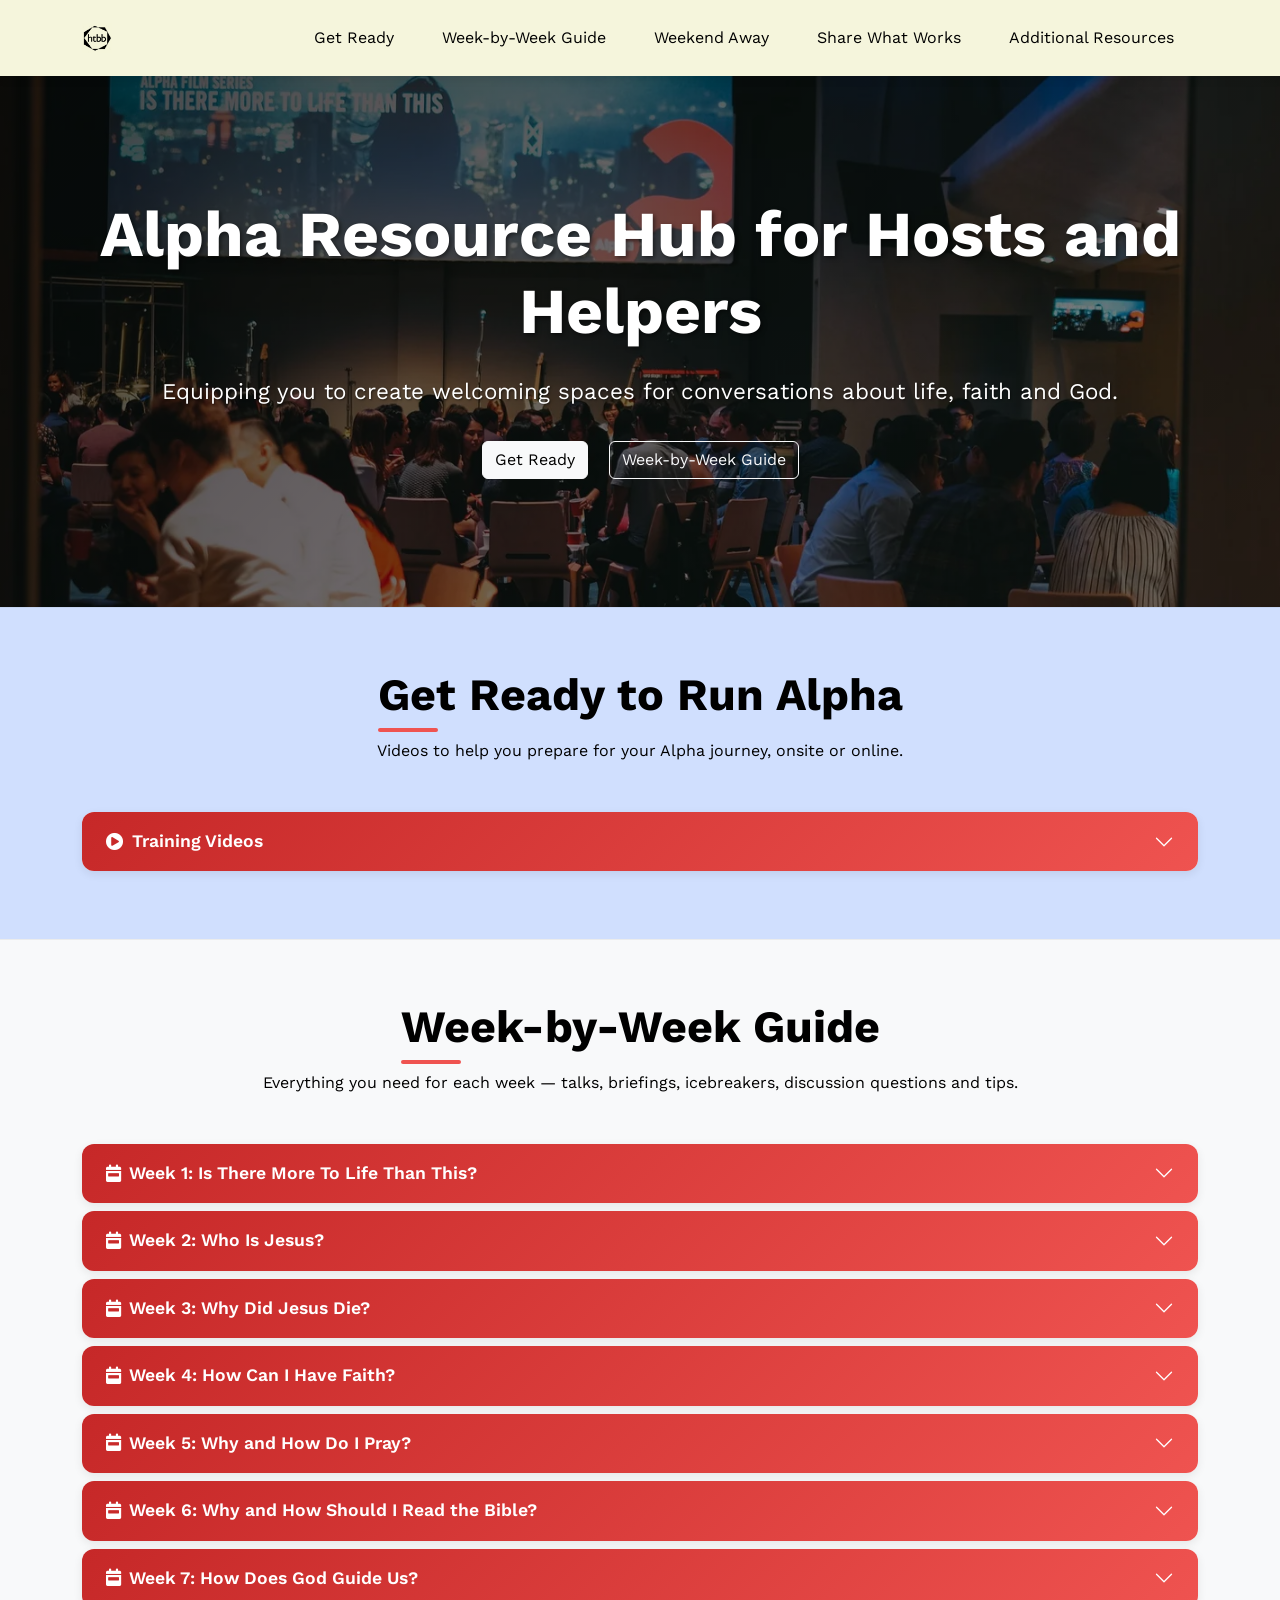
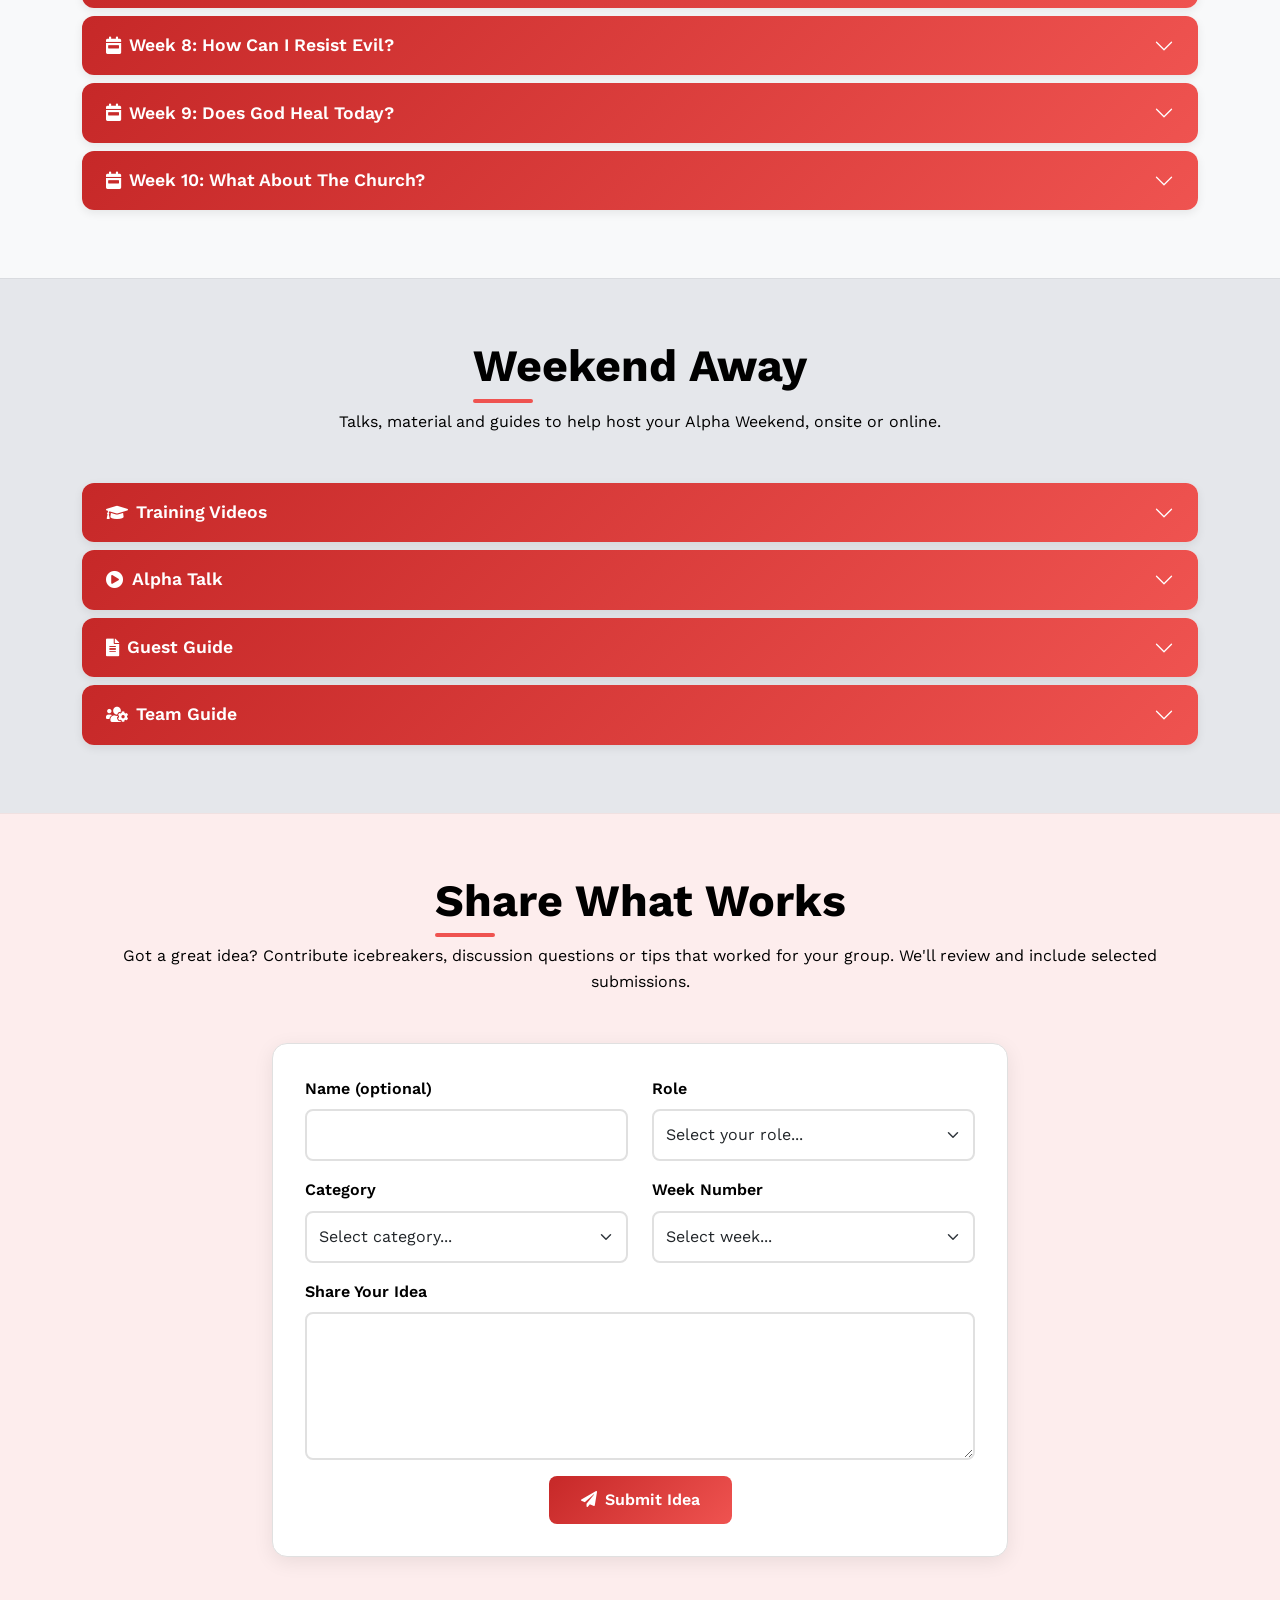
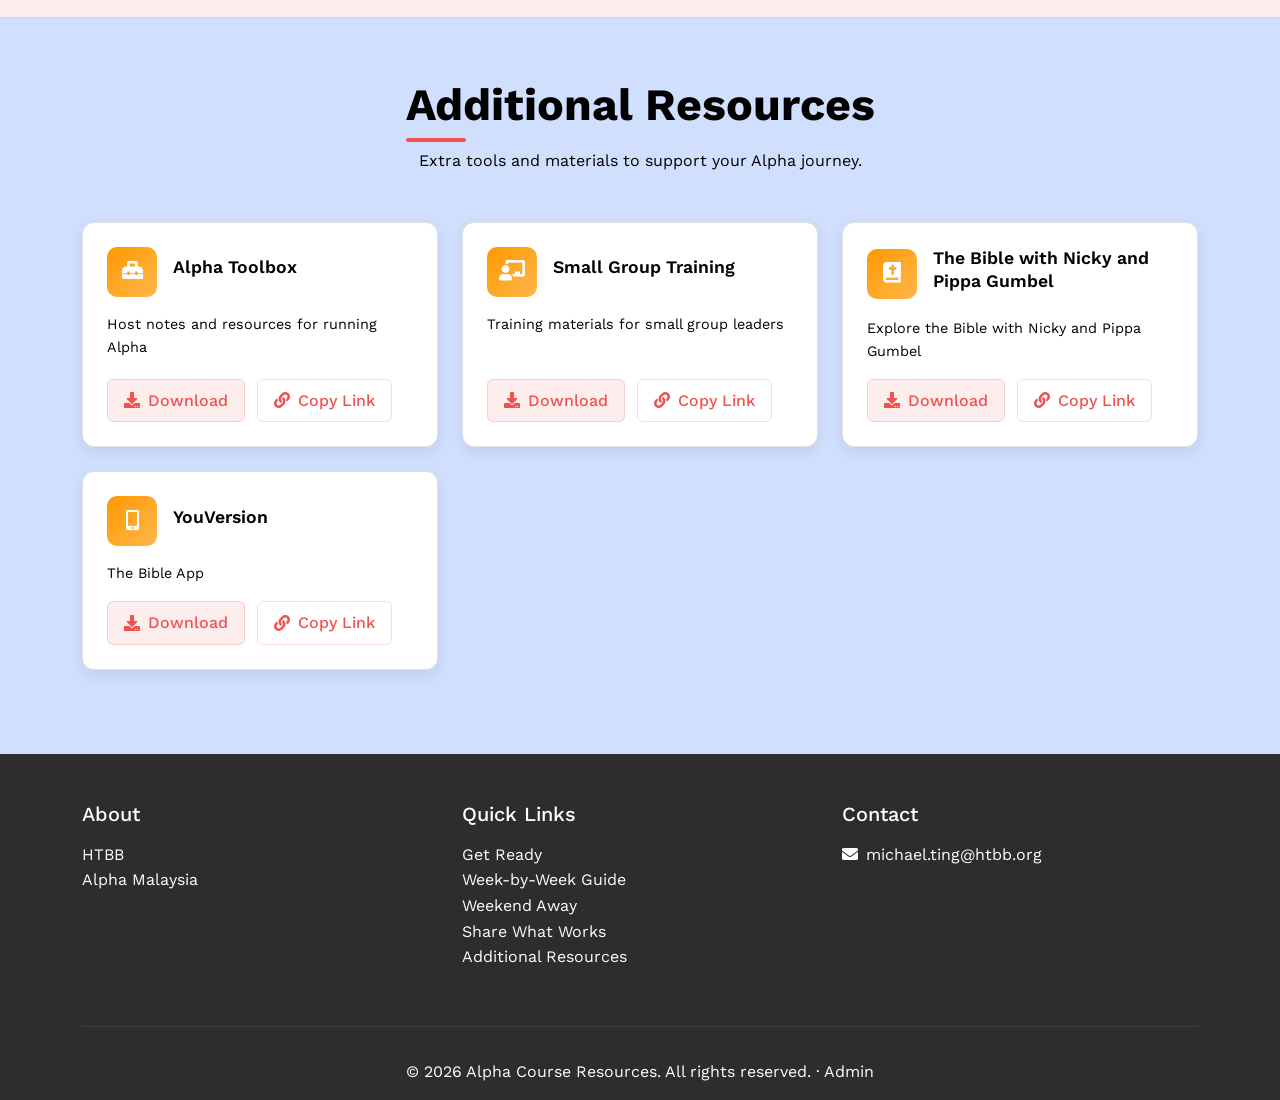
<file: index.html>
<!DOCTYPE html>
<html lang="en">
   <head>
      <meta charset="UTF-8">
      <meta name="viewport" content="width=device-width, initial-scale=1.0, maximum-scale=1.0, user-scalable=no">
      <title>Alpha Resource Hub for Hosts and Helpers</title>
      <meta name="description" content="Equipping Alpha course hosts and helpers with training videos, week-by-week guides, weekend-away resources and more — for warm, welcoming conversations about life, faith and God.">
      <link rel="canonical" href="https://andrewung2009.github.io/alphafilmseries/">
      <meta name="theme-color" content="#c62828">
      <!-- Open Graph -->
      <meta property="og:type" content="website">
      <meta property="og:site_name" content="Alpha Resource Hub">
      <meta property="og:title" content="Alpha Resource Hub for Hosts and Helpers">
      <meta property="og:description" content="Training videos, week-by-week guides, weekend-away resources and more for Alpha hosts and helpers.">
      <meta property="og:image" content="https://andrewung2009.github.io/alphafilmseries/assets/images/alphahtbb.jpg">
      <meta property="og:url" content="https://andrewung2009.github.io/alphafilmseries/">
      <!-- Twitter -->
      <meta name="twitter:card" content="summary_large_image">
      <meta name="twitter:title" content="Alpha Resource Hub for Hosts and Helpers">
      <meta name="twitter:description" content="Training videos, week-by-week guides, weekend-away resources and more for Alpha hosts and helpers.">
      <meta name="twitter:image" content="https://andrewung2009.github.io/alphafilmseries/assets/images/alphahtbb.jpg">
      <link rel="icon" type="image/jpeg" href="assets/images/alphalogo.jpg">
      <!-- JavaScript -->
      <script src="https://cdn.jsdelivr.net/npm/bootstrap@5.3.0/dist/js/bootstrap.bundle.min.js"></script>
      <!-- CSS Styles -->
      <link href="https://cdn.jsdelivr.net/npm/bootstrap@5.3.0/dist/css/bootstrap.min.css" rel="stylesheet">
      <link rel="stylesheet" href="https://use.fontawesome.com/releases/v5.15.4/css/all.css" integrity="sha384-DyZ88mC6Up2uqS4h/KRgHuoeGwBcD4Ng9SiP4dIRy0EXTlnuz47vAwmeGwVChigm" crossorigin="anonymous">
      <link rel="stylesheet" href="https://fonts.googleapis.com/css2?family=Work+Sans:ital,wght@0,100..900;1,100..900&display=swap">
      <link rel="stylesheet" href="css/style.css">
   </head>
   <body>
      <a class="skip-link" href="#home">Skip to main content</a>
      <!-- Scroll Progress Bar -->
      <div class="scroll-progress" id="scrollProgress"></div>
      <!-- Animated Background -->
      <div class="animated-bg"></div>
      <!-- Navigation -->
      <nav class="navbar navbar-expand-lg navbar-dark fixed-top" id="mainNav">
         <div class="container">
            <a class="navbar-brand" href="#home">
            <img src="assets/images/htbblogo.jpg" alt="HTBB Logo">
            </a>
            <button class="navbar-toggler" type="button" data-bs-toggle="collapse" data-bs-target="#navbarNav" aria-controls="navbarNav" aria-expanded="false" aria-label="Toggle navigation">
            <span class="navbar-toggler-icon"></span>
            </button>
            <div class="collapse navbar-collapse" id="navbarNav">
               <ul class="navbar-nav ms-auto">
                  <li class="nav-item">
                     <a class="nav-link" href="#getready">Get Ready</a>
                  </li>
                  <li class="nav-item">
                     <a class="nav-link" href="#weekly">Week-by-Week Guide</a>
                  </li>
                  <li class="nav-item">
                     <a class="nav-link" href="#weekend">Weekend Away</a>
                  </li>
                  <li class="nav-item d-none" id="faqsNavLink">
                     <a class="nav-link" href="#faqs">FAQs</a>
                  </li>
                  <li class="nav-item">
                     <a class="nav-link" href="#makebetter">Share What Works</a>
                  </li>
                  <li class="nav-item">
                     <a class="nav-link" href="#guides">Additional Resources</a>
                  </li>
               </ul>
            </div>
         </div>
      </nav>
      <!-- Hero Section -->
      <section id="home" class="hero-section">
         <div class="container">
            <div class="hero-content">
               <h1 class="hero-title">Alpha Resource Hub for Hosts and Helpers</h1>
               <p class="hero-subtitle">Equipping you to create welcoming spaces for conversations about life, faith and God.</p>
               <div class="hero-buttons">
                  <a href="#getready" class="btn btn-light me-3 mb-2">Get Ready</a>
                  <a href="#weekly" class="btn btn-outline-light mb-2">Week-by-Week Guide</a>
               </div>
            </div>
         </div>
      </section>
      <!-- Get Ready Section -->
      <section id="getready" class="section">
         <!-- Parallax Elements -->
         <div class="parallax-element parallax-circle parallax-circle-1"></div>
         <div class="container">
            <!-- Title and subtitle in the same container like Week-by-Week Guide -->
            <div class="text-center mb-5">
               <h2 class="section-title">Get Ready to Run Alpha</h2>
               <p class="section-subtitle">Videos to help you prepare for your Alpha journey, onsite or online.</p>
            </div>
            <!-- Training videos accordion - full width like other sections -->
            <div class="accordion" id="trainingVideosAccordion">
               <!-- Training videos will be dynamically inserted here -->
            </div>
         </div>
      </section>
      <!-- Week-by-Week Guide Section -->
      <section id="weekly" class="section bg-light">
         <!-- Parallax Elements -->
         <div class="parallax-element parallax-circle parallax-circle-2"></div>
         <div class="container">
            <div class="text-center mb-5">
               <h2 class="section-title">Week-by-Week Guide</h2>
               <p class="section-subtitle">Everything you need for each week — talks, briefings, icebreakers, discussion questions and tips.</p>
            </div>
            <div class="accordion" id="weeklyAccordion">
               <!-- Weekly resources will be dynamically inserted here -->
            </div>
         </div>
      </section>
      <!-- Weekend Away Section -->
      <section id="weekend" class="section">
         <!-- Parallax Elements -->
         <div class="parallax-element parallax-circle parallax-circle-1"></div>
         <div class="container">
            <div class="text-center mb-5">
               <h2 class="section-title">Weekend Away</h2>
               <p class="section-subtitle">Talks, material and guides to help host your Alpha Weekend, onsite or online.</p>
            </div>
            <div class="accordion" id="weekendAccordion">
               <!-- Weekend resources will be dynamically inserted here -->
            </div>
         </div>
      </section>
      <!-- FAQs Section -->
      <section id="faqs" class="section bg-light d-none">
         <!-- Parallax Elements -->
         <div class="parallax-element parallax-circle parallax-circle-2"></div>
         <div class="container">
            <div class="text-center mb-5">
               <h2 class="section-title">Frequently Asked Questions</h2>
               <p class="section-subtitle">Answers to common questions about running Alpha and supporting your group.</p>
            </div>
            <div class="row">
               <div class="col-lg-8 mx-auto">
                  <div class="accordion" id="faqsAccordion">
                     <!-- FAQs will be dynamically inserted here -->
                  </div>
               </div>
            </div>
         </div>
      </section>
      <!-- Make Alpha Better Section -->
      <section id="makebetter" class="section">
         <!-- Parallax Elements -->
         <div class="parallax-element parallax-circle parallax-circle-1"></div>
         <div class="container">
            <div class="text-center mb-5">
               <h2 class="section-title">Share What Works</h2>
               <p class="section-subtitle">Got a great idea? Contribute icebreakers, discussion questions or tips that worked for your group. We'll review and include selected submissions.</p>
            </div>
            <div class="row">
               <div class="col-lg-8 mx-auto">
                  <form class="feedback-form" id="feedbackForm">
                     <div class="row">
                        <div class="col-md-6 mb-3">
                           <label for="name" class="form-label">Name (optional)</label>
                           <input type="text" class="form-control" id="name">
                        </div>
                        <div class="col-md-6 mb-3">
                           <label for="role" class="form-label">Role</label>
                           <select class="form-select" id="role" required>
                              <option value="">Select your role...</option>
                              <option value="host">Host</option>
                              <option value="helper">Helper</option>
                           </select>
                        </div>
                     </div>
                     <div class="row">
                        <div class="col-md-6 mb-3">
                           <label for="category" class="form-label">Category</label>
                           <select class="form-select" id="category" required>
                              <option value="">Select category...</option>
                              <option value="icebreaker">Icebreaker</option>
                              <option value="discussion">Discussion Question</option>
                              <option value="tip">Tip</option>
                              <option value="other">Other</option>
                           </select>
                        </div>
                        <div class="col-md-6 mb-3">
                           <label for="weekNumber" class="form-label">Week Number</label>
                           <select class="form-select" id="weekNumber" required>
                              <option value="">Select week...</option>
                           </select>
                        </div>
                     </div>
                     <div class="mb-3">
                        <label for="idea" class="form-label">Share Your Idea</label>
                        <textarea class="form-control" id="idea" rows="5" required></textarea>
                     </div>
                     <div class="text-center">
                        <button type="submit" class="btn btn-submit" id="submitBtn">
                        <i class="fas fa-paper-plane me-2"></i>Submit Idea
                        </button>
                     </div>
                     <div class="form-status" id="formStatus"></div>
                  </form>
               </div>
            </div>
         </div>
      </section>
      <!-- Additional Resources Section -->
      <section id="guides" class="section bg-light">
         <!-- Parallax Elements -->
         <div class="parallax-element parallax-circle parallax-circle-2"></div>
         <div class="container">
            <div class="text-center mb-5">
               <h2 class="section-title">Additional Resources</h2>
               <p class="section-subtitle">Extra tools and materials to support your Alpha journey.</p>
            </div>
            <div class="row" id="guidesGrid">
               <!-- Guest guides will be dynamically inserted here -->
            </div>
         </div>
      </section>
      <!-- Footer -->
      <footer>
         <div class="container">
            <div class="row">
               <div class="col-md-4 mb-4">
                  <h5 class="mb-3">About</h5>
                  <p>
                     <a href="https://www.htbb.org/" target="_blank" class="text-black-50 text-decoration-none">HTBB</a><br>
                     <a href="https://malaysia.alpha.org/" target="_blank" class="text-black-50 text-decoration-none">Alpha Malaysia</a>
                  </p>
                  <div class="mt-3">
                     <a href="https://www.htbb.org/" target="_blank" class="text-black-50 text-decoration-none me-3">
                     </a>
                     <a href="https://malaysia.alpha.org/" target="_blank" class="text-black-50 text-decoration-none">                        </a>
                  </div>
               </div>
               <div class="col-md-4 mb-4">
                  <h5 class="mb-3">Quick Links</h5>
                  <ul class="list-unstyled">
                     <li><a href="#getready" class="text-black-50 text-decoration-none">Get Ready</a></li>
                     <li><a href="#weekly" class="text-black-50 text-decoration-none">Week-by-Week Guide</a></li>
                     <li><a href="#weekend" class="text-black-50 text-decoration-none">Weekend Away</a></li>
                     <li class="d-none" id="faqsFooterLink"><a href="#faqs" class="text-black-50 text-decoration-none">FAQs</a></li>
                     <li><a href="#makebetter" class="text-black-50 text-decoration-none">Share What Works</a></li>
                     <li><a href="#guides" class="text-black-50 text-decoration-none">Additional Resources</a></li>
                  </ul>
               </div>
               <div class="col-md-4 mb-4">
                  <h5 class="mb-3">Contact</h5>
                  <p class="text-black-50">
                     <i class="fas fa-envelope me-2"></i><a href="mailto:michael.ting@htbb.org" class="text-black-50 text-decoration-none">michael.ting@htbb.org</a>
                  </p>
               </div>
            </div>
            <hr class="border-secondary">
            <div class="text-center py-3">
               <p class="mb-0 text-black-50">&copy; 2026 Alpha Course Resources. All rights reserved. &middot; <a href="admin.html" class="text-black-50 text-decoration-none">Admin</a></p>
            </div>
         </div>
      </footer>
      <!-- Video Modal -->
      <div class="modal fade" id="videoModal" tabindex="-1">
         <div class="modal-dialog modal-lg modal-dialog-centered">
            <div class="modal-content">
               <div class="modal-header">
                  <h5 class="modal-title" id="videoModalTitle">Video Title</h5>
                  <button type="button" class="btn-close btn-close-white" data-bs-dismiss="modal"></button>
               </div>
               <div class="modal-body p-0">
                  <div style="padding:56.25% 0 0 0;position:relative;">
                     <iframe id="videoFrame" src="" title="Video player" style="position:absolute;top:0;left:0;width:100%;height:100%;" frameborder="0" allow="autoplay; fullscreen; picture-in-picture" allowfullscreen></iframe>
                  </div>
               </div>
            </div>
         </div>
      </div>
      <script src="js/main.js"></script>
   </body>
</html>
</file>
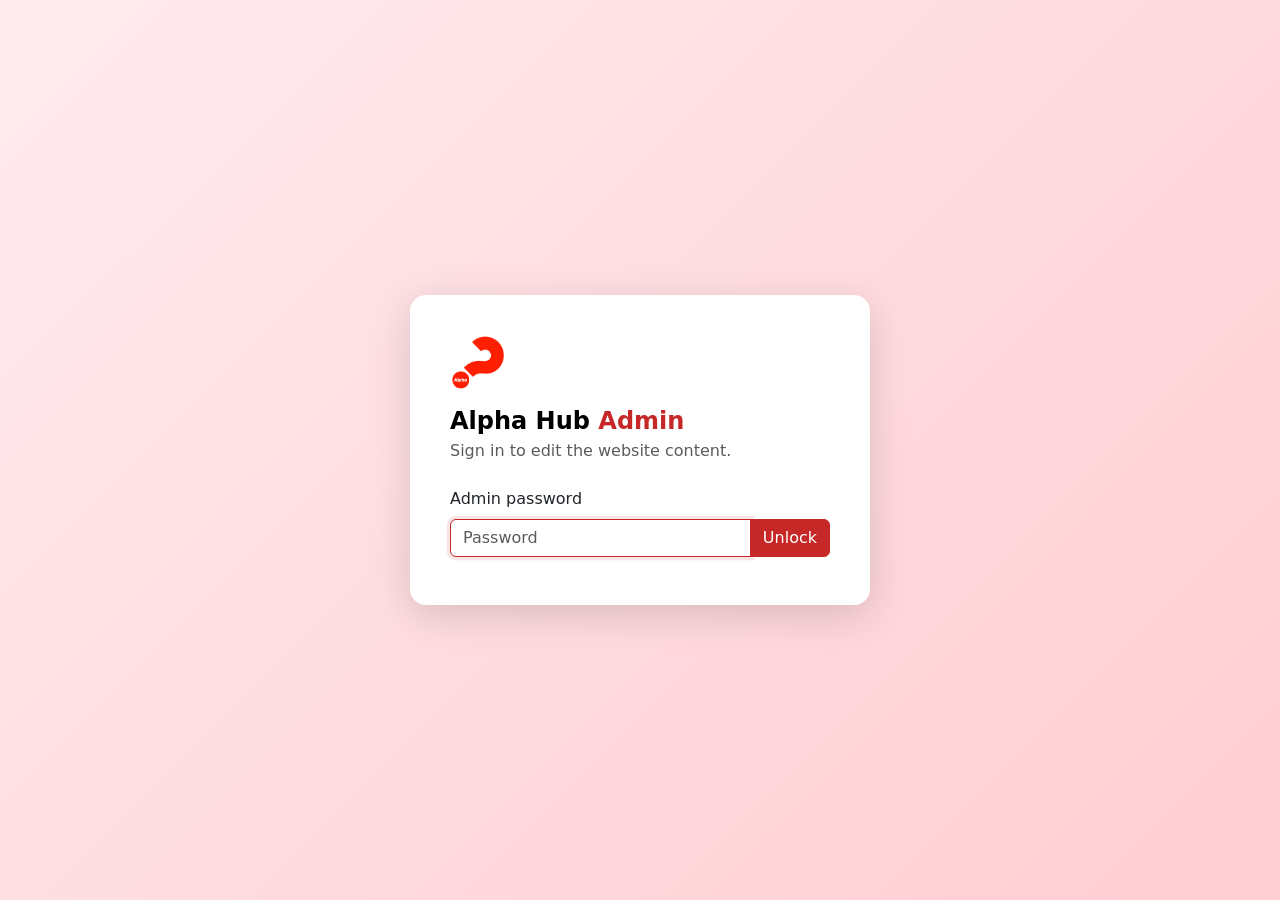
<file: admin.html>
<!DOCTYPE html>
<html lang="en">
   <head>
      <meta charset="UTF-8">
      <meta name="viewport" content="width=device-width, initial-scale=1.0">
      <meta name="robots" content="noindex, nofollow">
      <title>Admin — Alpha Resource Hub</title>
      <link href="https://cdn.jsdelivr.net/npm/bootstrap@5.3.0/dist/css/bootstrap.min.css" rel="stylesheet">
      <link rel="stylesheet" href="https://use.fontawesome.com/releases/v5.15.4/css/all.css" integrity="sha384-DyZ88mC6Up2uqS4h/KRgHuoeGwBcD4Ng9SiP4dIRy0EXTlnuz47vAwmeGwVChigm" crossorigin="anonymous">
      <link rel="stylesheet" href="css/admin.css">
   </head>
   <body>
      <!-- ============ LOGIN ============ -->
      <div id="loginScreen" class="login-wrap">
         <div class="login-card">
            <img src="assets/images/alphalogo.jpg" alt="" class="login-logo">
            <h1>Alpha Hub <span>Admin</span></h1>
            <p class="text-muted mb-4">Sign in to edit the website content.</p>

            <div id="stepPassword">
               <label class="form-label" for="passwordInput">Admin password</label>
               <div class="input-group mb-2">
                  <input type="password" id="passwordInput" class="form-control" placeholder="Password" autocomplete="current-password">
                  <button class="btn btn-primary" id="passwordBtn" type="button">Unlock</button>
               </div>
               <div id="passwordError" class="alert alert-danger py-2 d-none"></div>
            </div>

            <div id="stepToken" class="d-none">
               <label class="form-label" for="tokenInput">GitHub access token</label>
               <div class="input-group mb-2">
                  <input type="password" id="tokenInput" class="form-control" placeholder="ghp_... or github_pat_..." autocomplete="off">
                  <button class="btn btn-primary" id="tokenBtn" type="button">Sign in</button>
               </div>
               <div id="tokenError" class="alert alert-danger py-2 d-none"></div>
               <p class="small mb-0">
                  <a href="#tokenHelp" data-bs-toggle="collapse" role="button" class="text-primary">How do I get a token? (one-time setup)</a>
               </p>
               <div class="collapse mt-2" id="tokenHelp">
                  <div class="card card-body small text-muted">
                     <ol class="mb-2">
                        <li>Open <a href="https://github.com/settings/personal-access-tokens/new" target="_blank" rel="noopener">github.com/settings/personal-access-tokens/new</a> (sign in to GitHub first).</li>
                        <li><strong>Token name:</strong> anything, e.g. <em>Alpha Hub Admin</em>.</li>
                        <li><strong>Repository access:</strong> Only select repositories &rarr; <em>alphafilmseries</em>.</li>
                        <li><strong>Permissions &rarr; Repository permissions &rarr; Contents:</strong> Read and write.</li>
                        <li>Click <strong>Generate token</strong> and copy it (starts with <code>github_pat_</code>).</li>
                        <li>Paste it on the left and press <strong>Sign in</strong>.</li>
                     </ol>
                     <span>The token is stored only in this browser. You can revoke it any time on GitHub.</span>
                  </div>
               </div>
            </div>
         </div>
      </div>

      <!-- ============ EDITOR ============ -->
      <div id="editorScreen" class="d-none">
         <nav class="admin-topbar">
            <div class="d-flex align-items-center gap-2">
               <img src="assets/images/htbblogo.jpg" alt="" class="topbar-logo">
               <strong>Alpha Hub Admin</strong>
               <span class="badge bg-success" id="whoBadge">connected</span>
            </div>
            <div class="d-flex align-items-center gap-2">
               <a id="viewSiteLink" class="btn btn-sm btn-outline-dark" href="#" target="_blank" rel="noopener">View site</a>
               <button class="btn btn-sm btn-outline-secondary" id="changeTokenBtn" type="button">Change token</button>
               <button class="btn btn-sm btn-outline-danger" id="signOutBtn" type="button">Sign out</button>
            </div>
         </nav>

         <div class="container-fluid py-3">
            <div class="d-flex flex-wrap justify-content-between align-items-center gap-2 mb-3">
               <ul class="nav nav-pills" id="tabButtons" role="tablist">
                  <li class="nav-item"><button class="nav-link active" data-tab="tab-videos" type="button" role="tab" aria-controls="tab-videos" aria-selected="true">Training Videos</button></li>
                  <li class="nav-item"><button class="nav-link" data-tab="tab-weeks" type="button" role="tab" aria-controls="tab-weeks" aria-selected="false">Week-by-Week</button></li>
                  <li class="nav-item"><button class="nav-link" data-tab="tab-weekend" type="button" role="tab" aria-controls="tab-weekend" aria-selected="false">Weekend Away</button></li>
                  <li class="nav-item"><button class="nav-link" data-tab="tab-faqs" type="button" role="tab" aria-controls="tab-faqs" aria-selected="false">FAQs</button></li>
                  <li class="nav-item"><button class="nav-link" data-tab="tab-guides" type="button" role="tab" aria-controls="tab-guides" aria-selected="false">Extra Resources</button></li>
               </ul>
               <div class="d-flex gap-2">
                  <button class="btn btn-outline-secondary btn-sm" id="downloadBtn" type="button">Download backup</button>
                  <button class="btn btn-success" id="saveBtn" type="button"><i class="fas fa-cloud-upload-alt me-1"></i> Save to website</button>
               </div>
            </div>

            <div id="saveStatus" class="mb-3"></div>
            <div id="validationBox" class="alert alert-danger py-2 d-none"></div>

            <div class="tab-content">

               <!-- Training videos -->
               <div class="tab-pane fade show active" id="tab-videos" role="tabpanel">
                  <p class="text-muted small mb-2">Videos shown in the "Get Ready to Run Alpha" section.</p>
                  <div id="videosList"></div>
                  <button class="btn btn-outline-primary btn-sm mt-2" id="addVideoBtn" type="button"><i class="fas fa-plus me-1"></i> Add video</button>
               </div>

               <!-- Weeks -->
               <div class="tab-pane fade" id="tab-weeks" role="tabpanel">
                  <p class="text-muted small mb-2">Click a week to open it. One idea per line in the list boxes.</p>
                  <div class="accordion" id="weekList"></div>
                  <button class="btn btn-outline-primary btn-sm mt-2" id="addWeekBtn" type="button"><i class="fas fa-plus me-1"></i> Add week</button>
               </div>

               <!-- Weekend -->
               <div class="tab-pane fade" id="tab-weekend" role="tabpanel">
                  <div class="mb-3">
                     <label class="form-label" for="weekendTitle">Section heading</label>
                     <input id="weekendTitle" class="form-control">
                  </div>
                  <div class="row g-4">
                     <div class="col-lg-6">
                        <h6>Main talks</h6>
                        <div id="wkMainTalks"></div>
                        <button class="btn btn-outline-primary btn-sm mt-2" data-add="wkMainTalks" type="button"><i class="fas fa-plus me-1"></i> Add talk</button>
                     </div>
                     <div class="col-lg-6">
                        <h6>Training videos</h6>
                        <div id="wkTraining"></div>
                        <button class="btn btn-outline-primary btn-sm mt-2" data-add="wkTraining" type="button"><i class="fas fa-plus me-1"></i> Add video</button>
                     </div>
                     <div class="col-lg-6">
                        <h6>Guest guides</h6>
                        <div id="wkGuides"></div>
                        <button class="btn btn-outline-primary btn-sm mt-2" data-add="wkGuides" type="button"><i class="fas fa-plus me-1"></i> Add guide</button>
                     </div>
                     <div class="col-lg-6">
                        <h6>Team guides</h6>
                        <div id="wkTeamGuides"></div>
                        <button class="btn btn-outline-primary btn-sm mt-2" data-add="wkTeamGuides" type="button"><i class="fas fa-plus me-1"></i> Add guide</button>
                     </div>
                  </div>
               </div>

               <!-- FAQs -->
               <div class="tab-pane fade" id="tab-faqs" role="tabpanel">
                  <p class="text-muted small mb-2">Shown on the website between Weekend Away and Share What Works. The whole section stays hidden while there are no FAQs.</p>
                  <div id="faqsEmpty" class="alert alert-light border py-2 small mb-2">No FAQs yet - add your first one below.</div>
                  <div id="faqsList"></div>
                  <button class="btn btn-outline-primary btn-sm mt-2" id="addFaqBtn" type="button"><i class="fas fa-plus me-1"></i> Add FAQ</button>
               </div>

               <!-- Extra resources -->
               <div class="tab-pane fade" id="tab-guides" role="tabpanel">
                  <p class="text-muted small mb-2">Cards in the "Additional Resources" section.</p>
                  <div id="guidesList"></div>
                  <button class="btn btn-outline-primary btn-sm mt-2" id="addGuideBtn" type="button"><i class="fas fa-plus me-1"></i> Add resource</button>
               </div>

            </div>
         </div>
      </div>

      <div id="toastBox" class="toast-box"></div>

      <script src="https://cdn.jsdelivr.net/npm/bootstrap@5.3.0/dist/js/bootstrap.bundle.min.js"></script>
      <script src="js/admin-config.js"></script>
      <script src="js/admin.js"></script>
   </body>
</html>
</file>
<file: css/style.css>
:root {
         --primary-color: #c62828;
         --secondary-color: #ef5350;
         --accent-color: #ff9800;
         --light-bg: #ffebee;
         --text-dark: #b71c1c;
         --text-light: #d32f2f;
         --beige-color: #f5f5dc;
         --blue-color: #d0dffe;
         --grey-color: #e5e7eb;
         --pink-color: #f9a8d4;
         }
         footer .container {
         padding-top: 3rem;
         }
         * {
         margin: 0;
         padding: 0;
         box-sizing: border-box;
         -webkit-tap-highlight-color: transparent;
         }
         body {
         font-family: 'Work Sans', Tahoma, Geneva, Verdana, sans-serif;
         line-height: 1.6;
         color: #000000;
         background-color: #f8f9fa;
         overflow-x: hidden;
         padding-top: 76px; /* Default for desktop */
         font-size: 16px; /* Base font size */
         }
         /* Scroll Progress Bar */
         .scroll-progress {
         position: fixed;
         top: 0;
         left: 0;
         height: 3px;
         background: linear-gradient(90deg, var(--secondary-color), var(--accent-color));
         z-index: 9999;
         transition: width 0.2s ease;
         }
         /* Animated Background */
         .animated-bg {
         position: fixed;
         top: 0;
         left: 0;
         width: 100%;
         height: 100%;
         z-index: -1;
         background: linear-gradient(135deg, #ffebee 0%, #ffcdd2 100%);
         overflow: hidden;
         }
         .animated-bg::before {
         content: '';
         position: absolute;
         top: -50%;
         left: -50%;
         width: 200%;
         height: 200%;
         background: radial-gradient(circle, rgba(255,255,255,0.8) 0%, rgba(255,255,255,0) 70%);
         transform: rotate(0deg);
         animation: rotate 30s linear infinite;
         }
         @keyframes rotate {
         0% { transform: rotate(0deg); }
         100% { transform: rotate(360deg); }
         }
         /* Header Styles - Desktop First */
         .navbar {
         background-color: var(--beige-color) !important;
         box-shadow: 0 2px 10px rgba(0,0,0,0.1);
         padding: 1rem 0;
         transition: all 0.3s ease;
         z-index: 1030;
         position: fixed !important;
         top: 0 !important;
         left: 0 !important;
         right: 0 !important;
         width: 100% !important;
         min-height: 76px !important;
         }
         .navbar.scrolled {
         padding: 0.5rem 0;
         box-shadow: 0 5px 20px rgba(0,0,0,0.15);
         }
         .navbar-brand {
         font-size: 1.5rem;
         font-weight: bold;
         color: #000000 !important;
         display: flex;
         align-items: center;
         }
         .navbar-brand img {
         height: 30px;
         margin-right: 8px;
         }
         .navbar-nav .nav-link {
         color: #000000 !important;
         margin: 0 0.5rem;
         transition: all 0.3s ease;
         border-radius: 5px;
         padding: 0.5rem 1rem !important;
         position: relative;
         }
         .navbar-nav .nav-link::after {
         content: '';
         position: absolute;
         bottom: 0;
         left: 50%;
         width: 0;
         height: 2px;
         background: #000000;
         transition: all 0.3s ease;
         transform: translateX(-50%);
         }
         .navbar-nav .nav-link:hover::after,
         .navbar-nav .nav-link.active::after {
         width: 80%;
         }
         .navbar-nav .nav-link:hover {
         background-color: rgba(0,0,0,0.1);
         transform: translateY(-2px);
         }
         /* Mobile navbar styles */
         .navbar-toggler {
         border: none;
         padding: 0.25rem 0.5rem;
         margin-right: 0.5rem;
         }
         .navbar-toggler:focus {
         box-shadow: none;
         outline: none;
         }
         .navbar-toggler-icon {
         background-image: url("data:image/svg+xml,%3csvg xmlns='http://www.w3.org/2000/svg' viewBox='0 0 30 30'%3e%3cpath stroke='rgba%280, 0, 0, 0.9%29' stroke-linecap='round' stroke-miterlimit='10' stroke-width='2' d='M4 7h22M4 15h22M4 23h22'/%3e%3c/svg%3e");
         width: 24px;
         height: 24px;
         }
         /* Hero Section - Desktop First */
         .hero-section {
         background-image: url('../assets/images/alphahtbb.jpg');
         background-size: cover;
         background-position: center;
         background-attachment: fixed;
         color: #ffffff;
         padding: 120px 0;
         text-align: center;
         position: relative;
         overflow: hidden;
         }
         .hero-section::before {
         content: '';
         position: absolute;
         top: 0;
         left: 0;
         right: 0;
         bottom: 0;
         background: linear-gradient(135deg, rgba(0,0,0,0.7) 0%, rgba(0,0,0,0.4) 100%);
         z-index: 1;
         }
         .hero-content {
         position: relative;
         z-index: 2;
         }
         .hero-title {
         font-size: 3.5rem;
         font-weight: bold;
         margin-bottom: 1.5rem;
         opacity: 0;
         transform: translateY(30px);
         text-shadow: 2px 2px 4px rgba(0,0,0,0.5);
         }
         .hero-subtitle {
         font-size: 1.4rem;
         margin-bottom: 2rem;
         opacity: 0;
         transform: translateY(30px);
         text-shadow: 1px 1px 2px rgba(0,0,0,0.5);
         }
         .hero-buttons {
         opacity: 0;
         transform: translateY(30px);
         }
         .hero-section.animated .hero-title,
         .hero-section.animated .hero-subtitle,
         .hero-section.animated .hero-buttons {
         opacity: 1;
         transform: translateY(0);
         }
         .hero-section.animated .hero-title {
         transition: all 0.8s ease;
         }
         .hero-section.animated .hero-subtitle {
         transition: all 0.8s ease 0.2s;
         }
         .hero-section.animated .hero-buttons {
         transition: all 0.8s ease 0.4s;
         }
         /* Section Styles - Desktop First */
         .section {
         padding: 60px 0;
         position: relative;
         }
         .section-title {
         font-size: 2.5rem;
         font-weight: bold;
         color: #000000;
         margin-bottom: 1rem;
         position: relative;
         display: inline-block;
         opacity: 0;
         transform: translateY(30px);
         }
         .section-subtitle {
         color: #000000;
         margin-bottom: 3rem;
         opacity: 0;
         transform: translateY(30px);
         }
         .section.animated .section-title,
         .section.animated .section-subtitle {
         opacity: 1;
         transform: translateY(0);
         }
         .section.animated .section-title {
         transition: all 0.6s ease;
         }
         .section.animated .section-subtitle {
         transition: all 0.6s ease 0.2s;
         }
         .section-title::after {
         content: '';
         position: absolute;
         bottom: -10px;
         left: 0;
         width: 60px;
         height: 4px;
         background: var(--secondary-color);
         border-radius: 2px;
         }
         /* Section Colors */
         #getready {
         background-color: var(--blue-color);
         }
         #weekly {
         background-color: var(--grey-color);
         }
         #weekend {
         background-color: var(--grey-color); /* Changed to darker grey */
         }
         #makebetter {
         background-color: #FDEDED; /* Changed to light pink */
         }
         section#guides {
         background-color: #D0DFFE !important;
         }
         /* Card Styles - Desktop First */
         .resource-card {
         background: white;
         border-radius: 15px;
         padding: 1.5rem;
         margin-bottom: 1.5rem;
         box-shadow: 0 5px 15px rgba(0,0,0,0.08);
         transition: all 0.3s ease;
         border: 1px solid #e0e0e0;
         height: 100%;
         opacity: 0;
         transform: translateY(30px);
         }
         .section.animated .resource-card {
         opacity: 1;
         transform: translateY(0);
         }
         .resource-card:hover {
         transform: translateY(-5px);
         box-shadow: 0 10px 30px rgba(0,0,0,0.15);
         }
         .resource-icon {
         width: 60px;
         height: 60px;
         background: linear-gradient(135deg, var(--secondary-color), #ef9a9a);
         border-radius: 12px;
         display: flex;
         align-items: center;
         justify-content: center;
         margin-bottom: 1rem;
         color: white;
         font-size: 1.5rem;
         }
         .resource-title {
         font-size: 1.2rem;
         font-weight: 600;
         color: #000000;
         margin-bottom: 0.5rem;
         }
         .resource-description {
         color: #000000;
         font-size: 0.95rem;
         margin-bottom: 1rem;
         }
         .resource-link {
         display: inline-flex;
         align-items: center;
         gap: 0.5rem;
         color: var(--secondary-color);
         text-decoration: none;
         font-weight: 500;
         transition: all 0.3s ease;
         }
         .resource-link:hover {
         color: var(--primary-color);
         transform: translateX(5px);
         }
         /* Add subtle border at section boundaries for better visual alignment */
         .section {
         border-top: 1px solid rgba(0,0,0,0.05);
         }
         /* Ensure smooth color transitions */
         .section {
         transition: background-color 0.3s ease;
         }
         /* Video Card Styles - Desktop First */
         .video-card {
         position: relative;
         border-radius: 10px;
         overflow: hidden;
         background: white;
         box-shadow: 0 5px 15px rgba(0,0,0,0.1);
         transition: all 0.3s ease;
         cursor: pointer;
         opacity: 0;
         transform: translateY(30px);
         }
         .section.animated .video-card {
         opacity: 1;
         transform: translateY(0);
         }
         .video-card:hover {
         transform: scale(1.03);
         box-shadow: 0 10px 25px rgba(0,0,0,0.15);
         }
         .video-thumbnail {
         width: 100%;
         height: 180px;
         position: relative;
         overflow: hidden;
         }
         .video-thumbnail img {
         width: 100%;
         height: 100%;
         object-fit: cover;
         transition: transform 0.3s ease;
         }
         .video-card:hover .video-thumbnail img {
         transform: scale(1.05);
         }
         .video-overlay {
         position: absolute;
         top: 0;
         left: 0;
         right: 0;
         bottom: 0;
         background: linear-gradient(to bottom, rgba(0,0,0,0.1), rgba(0,0,0,0.4));
         display: flex;
         align-items: center;
         justify-content: center;
         transition: background 0.3s ease;
         }
         .video-card:hover .video-overlay {
         background: linear-gradient(to bottom, rgba(0,0,0,0.2), rgba(0,0,0,0.6));
         }
         .play-button {
         width: 60px;
         height: 60px;
         background: rgba(255,255,255,0.95);
         border-radius: 50%;
         display: flex;
         align-items: center;
         justify-content: center;
         font-size: 1.5rem;
         color: var(--secondary-color);
         transition: all 0.3s ease;
         box-shadow: 0 4px 15px rgba(0,0,0,0.3);
         }
         .video-card:hover .play-button {
         transform: scale(1.1);
         background: white;
         }
         .video-info {
         padding: 1rem;
         }
         .video-title {
         font-weight: 600;
         color: #000000;
         margin-bottom: 0.5rem;
         font-size: 0.95rem;
         line-height: 1.4;
         }
         /* Training Video Item Styles */
         .training-video-item {
         background: #f8f9fa;
         border-radius: 10px;
         padding: 1.5rem;
         box-shadow: 0 2px 8px rgba(0,0,0,0.06);
         transition: all 0.3s ease;
         border: 1px solid #e0e0e0;
         text-align: center;
         height: 100%;
         }
         .training-video-item:hover {
         transform: translateY(-3px);
         box-shadow: 0 5px 15px rgba(0,0,0,0.1);
         }
         .training-video-title {
         font-size: 1rem;
         font-weight: 600;
         color: #000000;
         margin-bottom: 1rem;
         line-height: 1.3;
         }
         /* Training Video Card Styles - Desktop First */
         .training-video-card {
         position: relative;
         border-radius: 10px;
         overflow: hidden;
         background: white;
         box-shadow: 0 5px 15px rgba(0,0,0,0.1);
         transition: all 0.3s ease;
         cursor: pointer;
         margin-bottom: 1.5rem;
         opacity: 0;
         transform: translateY(30px);
         height: 100%;
         display: flex;
         flex-direction: column;
         justify-content: center;
         padding: 2rem;
         text-align: center;
         }
         .section.animated .training-video-card {
         opacity: 1;
         transform: translateY(0);
         }
         .training-video-card:hover {
         transform: translateY(-5px);
         box-shadow: 0 10px 25px rgba(0,0,0,0.15);
         }
         .training-video-info {
         padding: 0;
         }
         .training-video-title {
         font-size: 1.2rem;
         font-weight: 600;
         color: #000000;
         margin-bottom: 1rem;
         }
         .training-video-description {
         color: #000000;
         font-size: 0.95rem;
         margin-bottom: 1.5rem;
         }
         /* Guest Guide Card Styles - Desktop First */
         .guide-card {
         background: white;
         border-radius: 12px;
         padding: 1.5rem;
         box-shadow: 0 5px 15px rgba(0,0,0,0.08);
         transition: all 0.3s ease;
         border: 1px solid #e0e0e0;
         height: 100%;
         display: flex;
         flex-direction: column;
         opacity: 0;
         transform: translateY(30px);
         }
         .section.animated .guide-card {
         opacity: 1;
         transform: translateY(0);
         }
         .guide-card:hover {
         transform: translateY(-5px);
         box-shadow: 0 10px 30px rgba(0,0,0,0.15);
         }
         .guide-header {
         display: flex;
         align-items: center;
         gap: 1rem;
         margin-bottom: 1rem;
         }
         .guide-icon {
         width: 50px;
         height: 50px;
         background: linear-gradient(135deg, #ff9800, #ffb74d);
         border-radius: 10px;
         display: flex;
         align-items: center;
         justify-content: center;
         color: white;
         flex-shrink: 0;
         font-size: 1.3rem;
         }
         .guide-title {
         font-size: 1.1rem;
         font-weight: 600;
         color: #000000;
         line-height: 1.3;
         }
         .guide-description {
         color: #000000;
         font-size: 0.9rem;
         margin-bottom: 1rem;
         flex-grow: 1;
         }
         .guide-actions {
         display: flex;
         gap: 0.75rem;
         flex-wrap: wrap;
         }
         .guide-link {
         display: inline-flex;
         align-items: center;
         gap: 0.5rem;
         color: var(--secondary-color);
         text-decoration: none;
         font-weight: 500;
         transition: all 0.3s ease;
         padding: 0.5rem 1rem;
         border-radius: 6px;
         background: rgba(239, 83, 80, 0.1);
         border: 1px solid rgba(239, 83, 80, 0.2);
         }
         .guide-link:hover {
         color: var(--primary-color);
         background: rgba(239, 83, 80, 0.15);
         transform: translateY(-2px);
         }
         /* Weekly Resources Accordion Styles - Desktop First */
         .weekly-accordion {
         margin-bottom: 1rem;
         border-radius: 12px;
         overflow: hidden;
         box-shadow: 0 3px 10px rgba(0,0,0,0.08);
         background: white;
         opacity: 0;
         transform: translateY(30px);
         }
         .section.animated .weekly-accordion {
         opacity: 1;
         transform: translateY(0);
         }
         .accordion-button {
         background: linear-gradient(135deg, var(--primary-color), var(--secondary-color));
         color: white;
         font-weight: 600;
         font-size: 1.1rem;
         padding: 1.2rem 1.5rem;
         border: none;
         transition: all 0.3s ease;
         }
         .accordion-button:not(.collapsed) {
         background: linear-gradient(135deg, var(--primary-color), var(--secondary-color));
         color: white;
         box-shadow: none;
         }
         .accordion-button:focus {
         box-shadow: none;
         border: none;
         }
         .accordion-button::after {
         filter: brightness(0) invert(1);
         transition: transform 0.3s ease;
         }
         .accordion-button:not(.collapsed)::after {
         transform: rotate(180deg);
         }
         .accordion-item {
         border: none;
         margin-bottom: 0.5rem;
         border-radius: 12px !important;
         overflow: hidden;
         }
         .accordion-body {
         padding: 1.5rem;
         background: #fafafa;
         }
         .week-resources {
         display: grid;
         grid-template-columns: repeat(auto-fit, minmax(250px, 1fr));
         gap: 1.5rem;
         }
         .week-resource-card {
         background: white;
         border-radius: 10px;
         padding: 1rem;
         box-shadow: 0 2px 8px rgba(0,0,0,0.06);
         transition: all 0.3s ease;
         border: 1px solid #e0e0e0;
         }
         .week-resource-card:hover {
         transform: translateY(-3px);
         box-shadow: 0 5px 15px rgba(0,0,0,0.1);
         }
         .week-resource-type {
         font-size: 0.85rem;
         color: var(--secondary-color);
         font-weight: 600;
         text-transform: uppercase;
         letter-spacing: 0.5px;
         margin-bottom: 0.5rem;
         }
         .week-resource-title {
         font-size: 1rem;
         font-weight: 600;
         color: #000000;
         margin-bottom: 0.5rem;
         line-height: 1.3;
         }
         .week-resource-action {
         display: inline-flex;
         align-items: center;
         gap: 0.5rem;
         color: var(--secondary-color);
         text-decoration: none;
         font-size: 0.9rem;
         font-weight: 500;
         transition: all 0.3s ease;
         padding: 0.4rem 0.8rem;
         border-radius: 6px;
         background: rgba(239, 83, 80, 0.1);
         border: 1px solid rgba(239, 83, 80, 0.2);
         margin-top: 0.5rem;
         }
         .week-resource-action:hover {
         color: var(--primary-color);
         background: rgba(239, 83, 80, 0.15);
         transform: translateY(-2px);
         }
         .copy-btn {
         background: none !important;
         border: 1px solid rgba(239, 83, 80, 0.2) !important;
         color: var(--secondary-color) !important;
         }
         .copy-btn:hover {
         background: rgba(239, 83, 80, 0.15) !important;
         color: var(--primary-color) !important;
         }
         .resource-actions {
         display: flex;
         gap: 0.5rem;
         flex-wrap: wrap;
         margin-top: 0.5rem;
         }
         .week-resource-content {
         margin-top: 0.5rem;
         padding: 0.5rem;
         background-color: #f8f9fa;
         border-radius: 5px;
         font-size: 0.9rem;
         color: #333;
         }
         .week-resource-content p {
         margin-bottom: 0;
         }
         .week-resource-content ul {
         margin-bottom: 0;
         padding-left: 1.2rem;
         }
         .week-resource-content li {
         margin-bottom: 0.3rem;
         }
         /* Nested Accordion Styles - Desktop First */
         .week-accordion {
         margin-top: 0.5rem;
         }
         .week-accordion .accordion-button {
         background: #f8f9fa;
         color: var(--secondary-color);
         font-size: 0.85rem;
         font-weight: 600;
         text-transform: uppercase;
         letter-spacing: 0.5px;
         padding: 0.75rem 1rem;
         }
         .week-accordion .accordion-button:not(.collapsed) {
         background: #e9ecef;
         color: #333;
         }
         .week-accordion .accordion-button::after {
         filter: none;
         }
         .week-accordion .accordion-body {
         padding: 1rem;
         background: white;
         }
         /* Weekend Resource Card Styles - Desktop First */
         .weekend-resource-card {
         background: white;
         border-radius: 10px;
         padding: 1.5rem;
         box-shadow: 0 3px 10px rgba(0,0,0,0.08);
         transition: all 0.3s ease;
         border: 1px solid #e0e0e0;
         height: 100%;
         display: flex;
         align-items: center;
         gap: 1rem;
         }
         .weekend-resource-card:hover {
         transform: translateY(-3px);
         box-shadow: 0 8px 20px rgba(0,0,0,0.12);
         }
         .weekend-resource-icon {
         width: 50px;
         height: 50px;
         background: linear-gradient(135deg, var(--secondary-color), #ef9a9a);
         border-radius: 10px;
         display: flex;
         align-items: center;
         justify-content: center;
         color: white;
         font-size: 1.3rem;
         flex-shrink: 0;
         }
         .weekend-resource-title {
         font-size: 1rem;
         font-weight: 600;
         color: #000000;
         margin-bottom: 0.5rem;
         line-height: 1.3;
         }
         .weekend-resource-action {
         display: inline-flex;
         align-items: center;
         gap: 0.5rem;
         color: var(--secondary-color);
         text-decoration: none;
         font-size: 0.9rem;
         font-weight: 500;
         transition: all 0.3s ease;
         }
         .weekend-resource-action:hover {
         color: var(--primary-color);
         transform: translateX(3px);
         }
         /* Form Styles - Desktop First */
         .feedback-form {
         background: white;
         border-radius: 15px;
         padding: 2rem;
         box-shadow: 0 5px 20px rgba(0,0,0,0.08);
         border: 1px solid #e0e0e0;
         }
         .form-label {
         font-weight: 600;
         color: #000000;
         margin-bottom: 0.5rem;
         }
         .form-control, .form-select {
         border: 2px solid #e0e0e0;
         border-radius: 8px;
         padding: 0.75rem;
         transition: all 0.3s ease;
         }
         .form-control:focus, .form-select:focus {
         border-color: var(--secondary-color);
         box-shadow: 0 0 0 0.2rem rgba(198, 40, 40, 0.1);
         }
         .btn-submit {
         background: linear-gradient(135deg, var(--primary-color), var(--secondary-color));
         color: white;
         border: none;
         padding: 0.75rem 2rem;
         border-radius: 8px;
         font-weight: 600;
         transition: all 0.3s ease;
         }
         .btn-submit:hover {
         transform: translateY(-2px);
         box-shadow: 0 5px 15px rgba(198, 40, 40, 0.3);
         }
         /* Form submission status */
         .form-status {
         padding: 1rem;
         border-radius: 8px;
         margin-top: 1rem;
         display: none;
         }
         .form-status.success {
         background-color: #d4edda;
         color: #155724;
         border: 1px solid #c3e6cb;
         }
         .form-status.error {
         background-color: #f8d7da;
         color: #721c24;
         border: 1px solid #f5c6cb;
         }
         /* Parallax Elements - Desktop First */
         .parallax-element {
         position: absolute;
         opacity: 0.1;
         z-index: -1;
         }
         .parallax-circle {
         width: 300px;
         height: 300px;
         border-radius: 50%;
         background: linear-gradient(135deg, var(--secondary-color), var(--accent-color));
         }
         .parallax-circle-1 {
         top: 10%;
         right: -150px;
         }
         .parallax-circle-2 {
         bottom: 10%;
         left: -150px;
         }
         /* The fixed version */
         footer {
         background-color: #2D2D2D;
         }
         footer * {
         color: #FFFFFE !important;
         }
         footer a:hover {
         color: #e0e0e0 !important;
         }
         footer .text-black-50 {
         color: #FFFFFE !important;
         }
         /* Animations */
         @keyframes fadeInUp {
         from {
         opacity: 0;
         transform: translateY(30px);
         }
         to {
         opacity: 1;
         transform: translateY(0);
         }
         }
         .fade-in {
         animation: fadeInUp 0.6s ease;
         }
         /* Modal Styles - Desktop First */
         .modal-content {
         border-radius: 15px;
         overflow: hidden;
         }
         .modal-header {
         background: linear-gradient(135deg, var(--primary-color), var(--secondary-color));
         color: white;
         border: none;
         }
         /* Staggered Animation */
         .stagger-item {
         opacity: 0;
         transform: translateY(30px);
         }
         .section.animated .stagger-item {
         opacity: 1;
         transform: translateY(0);
         }
         /* Toast Animation */
         @keyframes slideInRight {
         from {
         transform: translateX(100%);
         opacity: 0;
         }
         to {
         transform: translateX(0);
         opacity: 1;
         }
         }
         /* Tablet Styles */
         @media (max-width: 991.98px) {
         .navbar-collapse {
         background-color: var(--beige-color);
         padding: 1rem;
         border-radius: 0 0 10px 10px;
         margin-top: 0.5rem;
         }
         .navbar-nav {
         padding: 0.5rem 0;
         }
         .navbar-nav .nav-link {
         padding: 0.75rem 1rem !important;
         margin: 0.25rem 0;
         }
         .hero-title {
         font-size: 2.5rem;
         }
         .section-title {
         font-size: 2rem;
         }
         .week-resources {
         grid-template-columns: repeat(auto-fit, minmax(200px, 1fr));
         }
         }
         /* Mobile Styles */
         @media (max-width: 767.98px) {
         body {
         padding-top: 60px; /* Reduced for mobile */
         }
         .navbar {
         min-height: 60px !important;
         padding: 0.75rem 0;
         }
         .navbar-brand {
         font-size: 1.25rem;
         }
         .navbar-brand img {
         height: 25px;
         }
         .hero-section {
         padding: 100px 0;
         background-attachment: scroll;
         }
         .hero-title {
         font-size: 2rem;
         }
         .hero-subtitle {
         font-size: 1.1rem;
         }
         .section {
         padding: 40px 0;
         }
         .section-title {
         font-size: 1.8rem;
         }
         .section-subtitle {
         margin-bottom: 2rem;
         font-size: 1rem;
         }
         .week-resources {
         grid-template-columns: 1fr;
         gap: 1.25rem;
         }
         .accordion-button {
         font-size: 1rem;
         padding: 1rem 1.25rem;
         }
         .accordion-body {
         padding: 1.25rem;
         }
         .week-resource-action {
         padding: 0.5rem 0.8rem;
         margin-top: 0.5rem;
         }
         .feedback-form {
         padding: 1.5rem;
         }
         .form-control, .form-select {
         padding: 0.75rem;
         font-size: 1rem;
         }
         .btn-submit {
         padding: 0.75rem 2rem;
         font-size: 1rem;
         width: 100%;
         }
         .form-status {
         font-size: 1rem;
         }
         footer {
         padding: 2rem 0 1rem;
         margin-top: 40px;
         }
         /* Ensure all interactive elements have proper touch targets */
         .week-resource-action, .guide-link, .copy-btn {
         min-height: 44px;
         display: flex;
         align-items: center;
         justify-content: center;
         }
         /* Adjust video modal for mobile */
         .modal-dialog {
         margin: 0.5rem;
         max-width: calc(100% - 1rem);
         }
         /* Make form fields full width on mobile */
         .row > div {
         margin-bottom: 1rem;
         }
         }
         /* Large Desktop Styles */
         @media (min-width: 1200px) {
         .container {
         max-width: 1140px;
         }
         .hero-title {
         font-size: 4rem;
         }
         .section-title {
         font-size: 2.8rem;
         }
         .week-resources {
         grid-template-columns: repeat(auto-fit, minmax(280px, 1fr));
         }
         }
         /* Extra Large Desktop Styles */
         @media (min-width: 1400px) {
         .container {
         max-width: 1320px;
         }
         .hero-title {
         font-size: 4.5rem;
         }
         .section-title {
         font-size: 3.2rem;
         }
         }
         .weekend-section-header {
         background: linear-gradient(135deg, var(--primary-color), var(--secondary-color));
         color: white;
         padding: 1rem 1.5rem;
         border-radius: 10px 10px 0 0;
         margin-bottom: 0;
         }
         .weekend-section-header h3 {
         margin: 0;
         font-size: 1.3rem;
         font-weight: 600;
         }
         .weekend-resources-grid {
         display: grid;
         grid-template-columns: repeat(auto-fill, minmax(280px, 1fr));
         gap: 1.5rem;
         padding: 1.5rem;
         background: white;
         border-radius: 0 0 10px 10px;
         box-shadow: 0 3px 10px rgba(0,0,0,0.08);
         }
         .weekend-resource-card {
         background: #f8f9fa;
         border-radius: 10px;
         padding: 1.5rem;
         box-shadow: 0 2px 8px rgba(0,0,0,0.06);
         transition: all 0.3s ease;
         border: 1px solid #e0e0e0;
         }
         .weekend-resource-card:hover {
         transform: translateY(-3px);
         box-shadow: 0 5px 15px rgba(0,0,0,0.1);
         }
         .weekend-resource-title {
         font-size: 1.1rem;
         font-weight: 600;
         color: #000000;
         margin-bottom: 1rem;
         line-height: 1.3;
         }
         .weekend-resource-action {
         display: inline-flex;
         align-items: center;
         gap: 0.5rem;
         color: var(--secondary-color);
         text-decoration: none;
         font-size: 0.9rem;
         font-weight: 500;
         transition: all 0.3s ease;
         padding: 0.4rem 0.8rem;
         border-radius: 6px;
         background: rgba(239, 83, 80, 0.1);
         border: 1px solid rgba(239, 83, 80, 0.2);
         margin-top: 0.5rem;
         }
         .weekend-resource-action:hover {
         color: var(--primary-color);
         background: rgba(239, 83, 80, 0.15);
         transform: translateY(-2px);
         }
         /* Mobile responsiveness */
         @media (max-width: 767.98px) {
         .weekend-resources-grid {
         grid-template-columns: 1fr;
         }
         }
         /* Quick Access Floating Button */
         #quickAccessBtn {
         position: fixed;
         bottom: 30px;
         right: 30px;
         z-index: 1000;
         opacity: 0;
         transform: translateY(20px);
         transition: all 0.3s ease;
         pointer-events: none;
         }
         #quickAccessBtn.visible {
         opacity: 1;
         transform: translateY(0);
         pointer-events: all;
         }
         .quick-access-toggle {
         width: 60px;
         height: 60px;
         border-radius: 50%;
         background: linear-gradient(135deg, var(--primary-color), var(--secondary-color));
         border: none;
         color: white;
         font-size: 1.5rem;
         cursor: pointer;
         box-shadow: 0 4px 15px rgba(198, 40, 40, 0.3);
         transition: all 0.3s ease;
         }
         .quick-access-toggle:hover {
         transform: scale(1.1);
         box-shadow: 0 6px 20px rgba(198, 40, 40, 0.4);
         }
         .quick-access-menu {
         position: absolute;
         bottom: 70px;
         right: 0;
         background: white;
         border-radius: 12px;
         box-shadow: 0 5px 20px rgba(0,0,0,0.15);
         padding: 0.5rem;
         opacity: 0;
         transform: translateY(10px);
         transition: all 0.3s ease;
         pointer-events: none;
         min-width: 180px;
         }
         .quick-access-menu.show {
         opacity: 1;
         transform: translateY(0);
         pointer-events: all;
         }
         .quick-access-item {
         display: block;
         padding: 0.75rem 1rem;
         color: #333;
         text-decoration: none;
         border-radius: 8px;
         transition: all 0.2s ease;
         font-size: 0.9rem;
         }
         .quick-access-item:hover {
         background: var(--light-bg);
         color: var(--primary-color);
         transform: translateX(5px);
         }
         /* Skip to main content link (accessibility) */
         .skip-link {
         position: fixed;
         top: -100px;
         left: 1rem;
         z-index: 10001;
         background: #ffffff;
         color: #000000;
         padding: 0.75rem 1.25rem;
         border-radius: 0 0 8px 8px;
         font-weight: 600;
         text-decoration: none;
         box-shadow: 0 4px 12px rgba(0,0,0,0.25);
         transition: top 0.2s ease;
         }
         .skip-link:focus {
         top: 0;
         }
         /* FAQs */
         .faq-answer {
         white-space: pre-line;
         }
         /* Close menu when clicking outside */
         document.addEventListener('click', (e) => {
         const btn = document.getElementById('quickAccessBtn');
         const menu = document.getElementById('quickAccessMenu');
         if (!btn.contains(e.target) && menu.classList.contains('show')) {
         menu.classList.remove('show');
         }
         });
</file>
<file: css/admin.css>
/* Admin panel styles */
:root {
   --admin-primary: #c62828;
   --admin-dark: #2d2d2d;
}

/* ---------- Login ---------- */
.login-wrap {
   min-height: 100vh;
   display: flex;
   align-items: center;
   justify-content: center;
   background: linear-gradient(135deg, #ffebee 0%, #ffcdd2 100%);
   padding: 1rem;
}
.login-card {
   background: #fff;
   border-radius: 16px;
   box-shadow: 0 10px 40px rgba(0, 0, 0, 0.15);
   padding: 2.5rem;
   width: 100%;
   max-width: 460px;
}
.login-logo {
   width: 56px;
   height: 56px;
   object-fit: cover;
   border-radius: 12px;
   margin-bottom: 1rem;
}
.login-card h1 {
   font-size: 1.5rem;
   font-weight: 700;
   color: #000;
   margin-bottom: .25rem;
}
.login-card h1 span {
   color: var(--admin-primary);
}
.login-card .btn-primary {
   background: var(--admin-primary);
   border-color: var(--admin-primary);
}
.login-card .btn-primary:hover {
   background: #a51f1f;
   border-color: #a51f1f;
}

/* ---------- Top bar ---------- */
.admin-topbar {
   position: sticky;
   top: 0;
   z-index: 100;
   display: flex;
   align-items: center;
   justify-content: space-between;
   gap: .75rem;
   flex-wrap: wrap;
   background: #f5f5dc;
   border-bottom: 1px solid rgba(0, 0, 0, 0.1);
   padding: .6rem 1rem;
   box-shadow: 0 2px 8px rgba(0, 0, 0, 0.08);
}
.topbar-logo {
   width: 28px;
   height: 28px;
   object-fit: cover;
   border-radius: 4px;
}

/* ---------- Tabs ---------- */
.nav-pills .nav-link {
   color: #333;
   font-weight: 600;
   font-size: .9rem;
}
.nav-pills .nav-link.active {
   background: var(--admin-primary);
}

/* ---------- Rows / cards ---------- */
.edit-row {
   background: #fff;
   border: 1px solid #e0e0e0;
   border-radius: 10px;
   padding: .75rem;
   margin-bottom: .6rem;
   box-shadow: 0 1px 4px rgba(0, 0, 0, 0.05);
}
.edit-row .form-label {
   font-size: .78rem;
   font-weight: 600;
   color: #555;
   margin-bottom: .2rem;
}
.tab-pane h6 {
   font-weight: 700;
   color: #000;
   margin-top: .5rem;
}
.form-control:focus,
.form-select:focus {
   border-color: var(--admin-primary);
   box-shadow: 0 0 0 .2rem rgba(198, 40, 40, 0.12);
}
.is-invalid {
   border-color: #dc3545 !important;
}

/* ---------- Week cards ---------- */
#weekList .accordion-item {
   border: 1px solid #e0e0e0;
   border-radius: 10px !important;
   overflow: hidden;
   margin-bottom: .6rem;
}
#weekList .accordion-button {
   background: #fff;
   color: #000;
   font-weight: 600;
   box-shadow: none !important;
}
#weekList .accordion-button:not(.collapsed) {
   background: #fff5f5;
   color: var(--admin-primary);
   box-shadow: none;
}
#weekList .accordion-button::after {
   background-image: none;
   content: '\f078';
   font-family: 'Font Awesome 5 Free';
   font-weight: 900;
   font-size: .8rem;
   color: var(--admin-primary);
   transition: transform .2s ease;
}
#weekList .accordion-button:not(.collapsed)::after {
   transform: rotate(180deg);
}
.week-badge {
   display: inline-block;
   background: var(--admin-primary);
   color: #fff;
   font-size: .72rem;
   font-weight: 700;
   border-radius: 20px;
   padding: .15rem .6rem;
   margin-right: .6rem;
}
.week-card .accordion-body {
   background: #fafafa;
}
.week-block-label {
   font-size: .78rem;
   font-weight: 700;
   text-transform: uppercase;
   letter-spacing: .4px;
   color: #777;
   margin: .9rem 0 .3rem;
}
.week-card textarea {
   font-size: .9rem;
}

/* ---------- Toasts ---------- */
.toast-box {
   position: fixed;
   right: 1rem;
   bottom: 1rem;
   z-index: 1050;
   display: flex;
   flex-direction: column;
   gap: .5rem;
}
.toast-msg {
   background: var(--admin-dark);
   color: #fff;
   border-radius: 8px;
   padding: .7rem 1.1rem;
   font-size: .9rem;
   box-shadow: 0 6px 20px rgba(0, 0, 0, 0.25);
   animation: toastIn .25s ease;
}
.toast-msg.success {
   background: #1b7a3d;
}
.toast-msg.error {
   background: var(--admin-primary);
}
@keyframes toastIn {
   from { opacity: 0; transform: translateY(12px); }
   to { opacity: 1; transform: translateY(0); }
}

/* ---------- Save status ---------- */
.save-success {
   background: #d4edda;
   border: 1px solid #c3e6cb;
   color: #155724;
   border-radius: 10px;
   padding: .9rem 1.1rem;
}
.save-success a {
   color: #0b5e2c;
   font-weight: 600;
}
</file>
